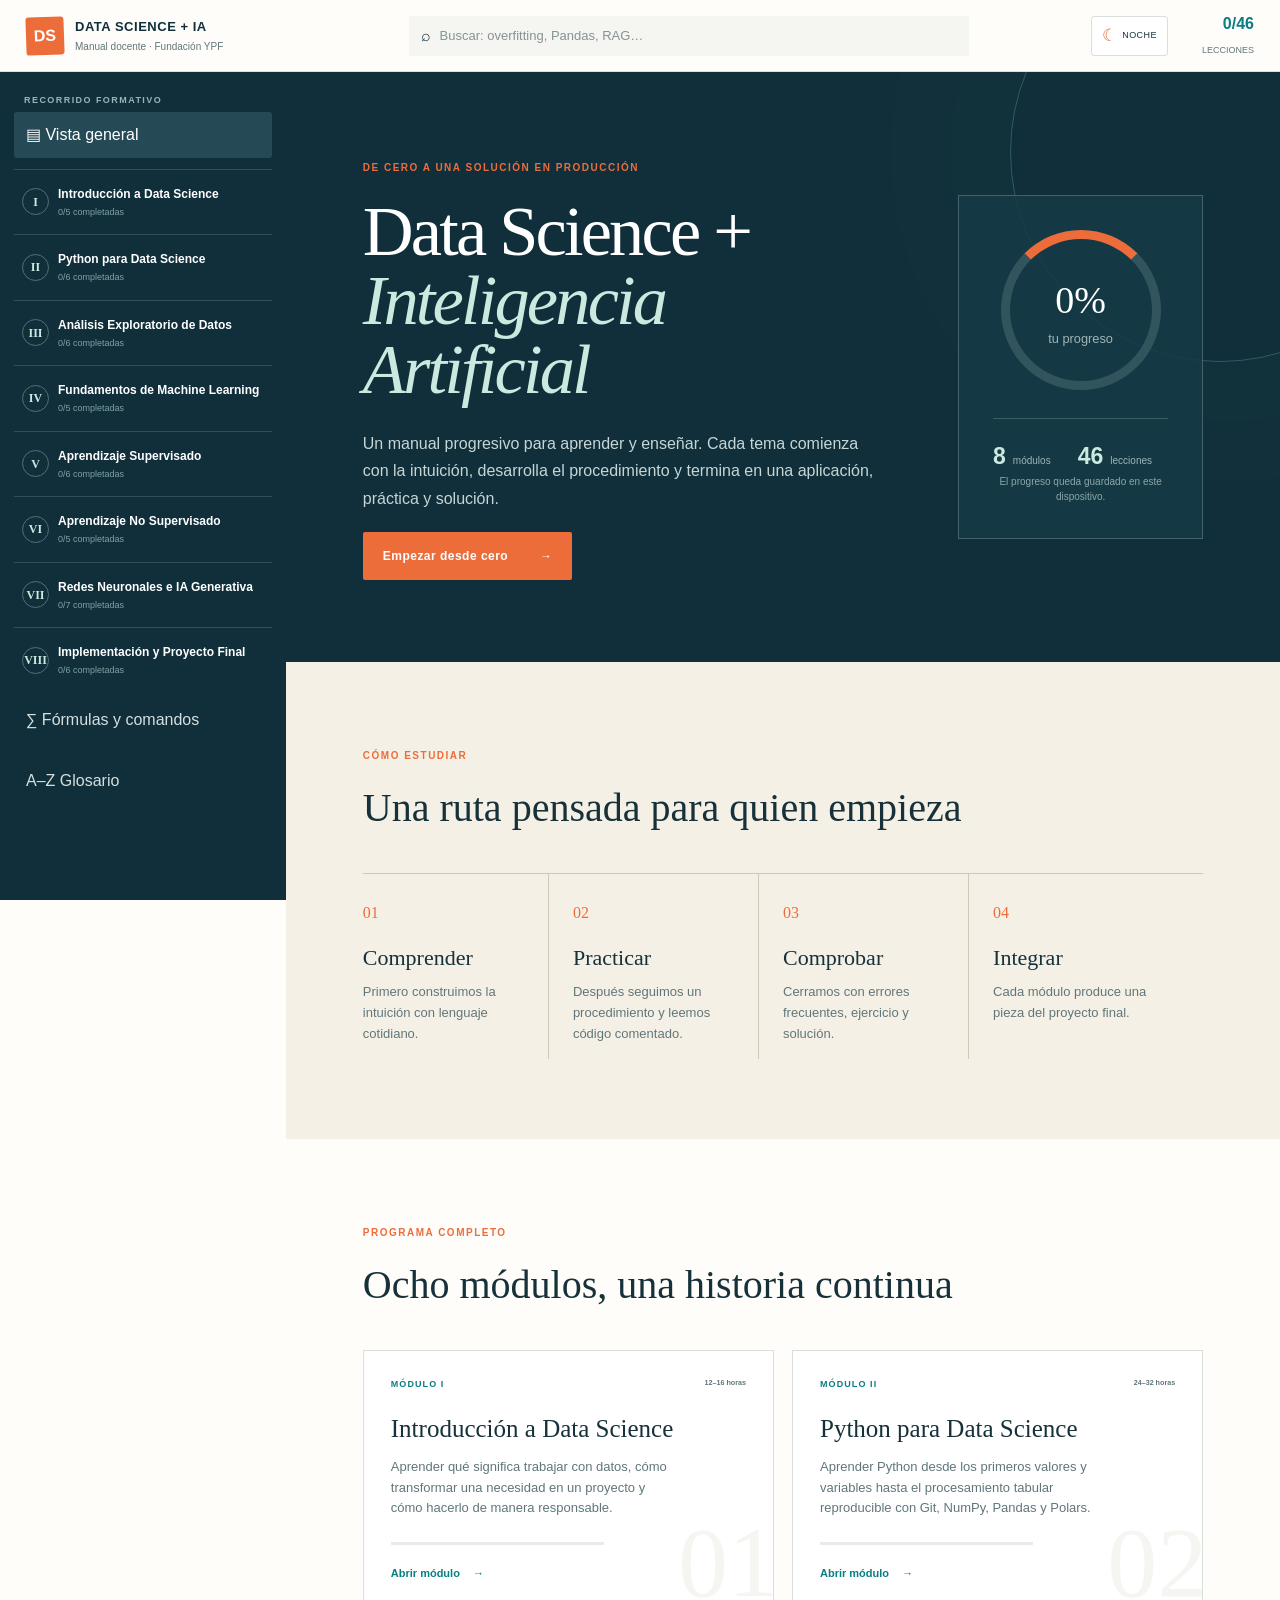
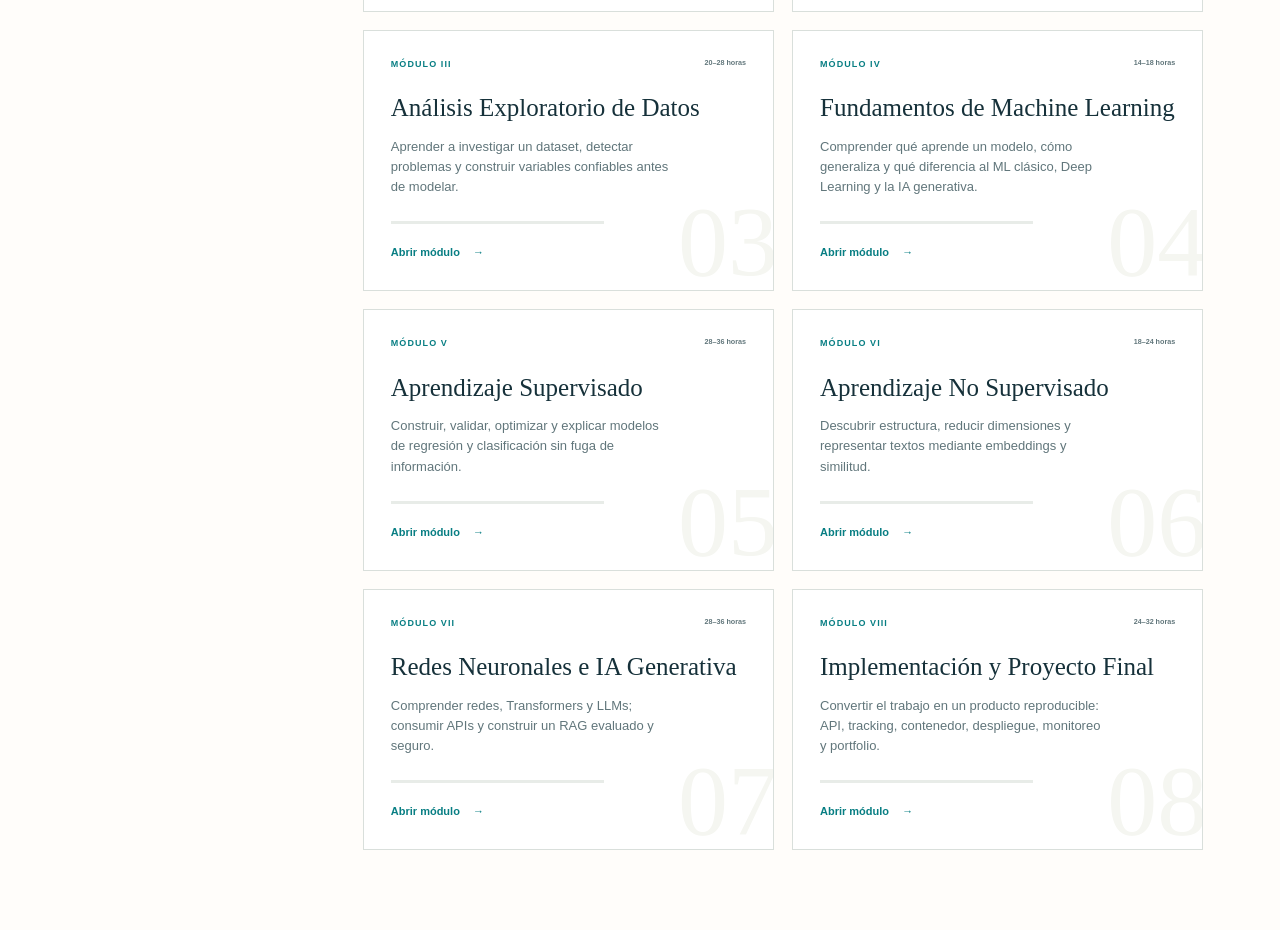
<file: index.html>
<!doctype html>
<html lang="es">
  <head>
    <meta charset="UTF-8" />
    <meta name="viewport" content="width=device-width, initial-scale=1.0" />
    <meta name="description" content="Manual docente de Data Science, Python, Machine Learning, IA generativa, RAG y MLOps." />
    <meta name="theme-color" content="#102f3b" />
    <link rel="icon" href="./favicon.svg" />
    <title>Data Science + IA | Manual docente</title>
    <script type="module" crossorigin src="./assets/index-R0XFLvsF.js"></script>
    <link rel="stylesheet" crossorigin href="./assets/index-BePBdYKH.css">
  </head>
  <body>
    <div id="root"></div>
  </body>
</html>
</file>
<file: assets/index-BePBdYKH.css>
/*! tailwindcss v4.2.1 | MIT License | https://tailwindcss.com */
@layer properties{@supports (((-webkit-hyphens:none)) and (not (margin-trim:inline))) or ((-moz-orient:inline) and (not (color:rgb(from red r g b)))){*,:before,:after,::backdrop{--tw-ordinal:initial;--tw-slashed-zero:initial;--tw-numeric-figure:initial;--tw-numeric-spacing:initial;--tw-numeric-fraction:initial;--tw-shadow:0 0 #0000;--tw-shadow-color:initial;--tw-shadow-alpha:100%;--tw-inset-shadow:0 0 #0000;--tw-inset-shadow-color:initial;--tw-inset-shadow-alpha:100%;--tw-ring-color:initial;--tw-ring-shadow:0 0 #0000;--tw-inset-ring-color:initial;--tw-inset-ring-shadow:0 0 #0000;--tw-ring-inset:initial;--tw-ring-offset-width:0px;--tw-ring-offset-color:#fff;--tw-ring-offset-shadow:0 0 #0000}}}@layer theme{:root,:host{--font-sans:ui-sans-serif, system-ui, sans-serif, "Apple Color Emoji", "Segoe UI Emoji", "Segoe UI Symbol", "Noto Color Emoji";--font-mono:ui-monospace, SFMono-Regular, Menlo, Monaco, Consolas, "Liberation Mono", "Courier New", monospace;--spacing:.25rem;--default-font-family:var(--font-sans);--default-mono-font-family:var(--font-mono)}}@layer base{*,:after,:before,::backdrop{box-sizing:border-box;border:0 solid;margin:0;padding:0}::file-selector-button{box-sizing:border-box;border:0 solid;margin:0;padding:0}html,:host{-webkit-text-size-adjust:100%;tab-size:4;line-height:1.5;font-family:var(--default-font-family,ui-sans-serif, system-ui, sans-serif, "Apple Color Emoji", "Segoe UI Emoji", "Segoe UI Symbol", "Noto Color Emoji");font-feature-settings:var(--default-font-feature-settings,normal);font-variation-settings:var(--default-font-variation-settings,normal);-webkit-tap-highlight-color:transparent}hr{height:0;color:inherit;border-top-width:1px}abbr:where([title]){-webkit-text-decoration:underline dotted;text-decoration:underline dotted}h1,h2,h3,h4,h5,h6{font-size:inherit;font-weight:inherit}a{color:inherit;-webkit-text-decoration:inherit;-webkit-text-decoration:inherit;-webkit-text-decoration:inherit;-webkit-text-decoration:inherit;text-decoration:inherit}b,strong{font-weight:bolder}code,kbd,samp,pre{font-family:var(--default-mono-font-family,ui-monospace, SFMono-Regular, Menlo, Monaco, Consolas, "Liberation Mono", "Courier New", monospace);font-feature-settings:var(--default-mono-font-feature-settings,normal);font-variation-settings:var(--default-mono-font-variation-settings,normal);font-size:1em}small{font-size:80%}sub,sup{vertical-align:baseline;font-size:75%;line-height:0;position:relative}sub{bottom:-.25em}sup{top:-.5em}table{text-indent:0;border-color:inherit;border-collapse:collapse}:-moz-focusring{outline:auto}progress{vertical-align:baseline}summary{display:list-item}ol,ul,menu{list-style:none}img,svg,video,canvas,audio,iframe,embed,object{vertical-align:middle;display:block}img,video{max-width:100%;height:auto}button,input,select,optgroup,textarea{font:inherit;font-feature-settings:inherit;font-variation-settings:inherit;letter-spacing:inherit;color:inherit;opacity:1;background-color:#0000;border-radius:0}::file-selector-button{font:inherit;font-feature-settings:inherit;font-variation-settings:inherit;letter-spacing:inherit;color:inherit;opacity:1;background-color:#0000;border-radius:0}:where(select:is([multiple],[size])) optgroup{font-weight:bolder}:where(select:is([multiple],[size])) optgroup option{padding-inline-start:20px}::file-selector-button{margin-inline-end:4px}::placeholder{opacity:1}@supports (not ((-webkit-appearance:-apple-pay-button))) or (contain-intrinsic-size:1px){::placeholder{color:currentColor}@supports (color:color-mix(in lab, red, red)){::placeholder{color:color-mix(in oklab, currentcolor 50%, transparent)}}}textarea{resize:vertical}::-webkit-search-decoration{-webkit-appearance:none}::-webkit-date-and-time-value{min-height:1lh;text-align:inherit}::-webkit-datetime-edit{display:inline-flex}::-webkit-datetime-edit-fields-wrapper{padding:0}::-webkit-datetime-edit{padding-block:0}::-webkit-datetime-edit-year-field{padding-block:0}::-webkit-datetime-edit-month-field{padding-block:0}::-webkit-datetime-edit-day-field{padding-block:0}::-webkit-datetime-edit-hour-field{padding-block:0}::-webkit-datetime-edit-minute-field{padding-block:0}::-webkit-datetime-edit-second-field{padding-block:0}::-webkit-datetime-edit-millisecond-field{padding-block:0}::-webkit-datetime-edit-meridiem-field{padding-block:0}::-webkit-calendar-picker-indicator{line-height:1}:-moz-ui-invalid{box-shadow:none}button,input:where([type=button],[type=reset],[type=submit]){appearance:button}::file-selector-button{appearance:button}::-webkit-inner-spin-button{height:auto}::-webkit-outer-spin-button{height:auto}[hidden]:where(:not([hidden=until-found])){display:none!important}}@layer components;@layer utilities{.relative{position:relative}.start{inset-inline-start:var(--spacing)}.top-5{top:calc(var(--spacing) * 5)}.table{display:table}.ordinal{--tw-ordinal:ordinal;font-variant-numeric:var(--tw-ordinal,) var(--tw-slashed-zero,) var(--tw-numeric-figure,) var(--tw-numeric-spacing,) var(--tw-numeric-fraction,)}.shadow\/canary\.{--tw-shadow:0 1px 3px 0 var(--tw-shadow-color,#0000001a), 0 1px 2px -1px var(--tw-shadow-color,#0000001a);box-shadow:var(--tw-inset-shadow), var(--tw-inset-ring-shadow), var(--tw-ring-offset-shadow), var(--tw-ring-shadow), var(--tw-shadow)}}:root{--navy:#102f3b;--navy-2:#173f4c;--teal:#087e83;--mint:#cce9df;--cream:#f5f0e6;--paper:#fffdfa;--ink:#16313a;--muted:#61767b;--line:#d9dfdb;--orange:#ed6d3a;--yellow:#f0c356;--sidebar:286px;--surface:#fff;--soft:#f5f6f1;--code-bg:#102f3b;--shadow:#173d3d10;--lightningcss-light:initial;--lightningcss-dark: ;color-scheme:light}:root[data-theme=dark]{--navy:#d8eff0;--navy-2:#122a34;--teal:#5cc5c4;--mint:#254b49;--cream:#15252b;--paper:#0d181d;--ink:#e4eeee;--muted:#9fb3b6;--line:#294047;--orange:#ff8655;--yellow:#e1b44d;--surface:#122229;--soft:#14262c;--code-bg:#071218;--shadow:#00000038;--lightningcss-light: ;--lightningcss-dark:initial;color-scheme:dark}*{box-sizing:border-box}html{scroll-behavior:smooth}body{background:var(--paper);color:var(--ink);margin:0;font-family:Arial,Helvetica,sans-serif}button,input{font:inherit}button{cursor:pointer}.app-shell{min-height:100vh}.topbar{z-index:50;background:var(--paper);border-bottom:1px solid var(--line);align-items:center;gap:22px;height:72px;padding:0 26px;transition:background .2s,color .2s;display:flex;position:fixed;top:0;left:0;right:0}.brand{color:var(--navy);text-align:left;background:0 0;border:0;align-items:center;gap:11px;min-width:260px;display:flex}.brand-mark{background:var(--orange);color:#fff;border-radius:3px;place-items:center;width:38px;height:38px;font-weight:900;display:grid;transform:rotate(-2deg)}.brand b{letter-spacing:.04em;font-size:13px;display:block}.brand small{color:var(--muted);margin-top:2px;font-size:10px;display:block}.search-wrap{background:var(--soft);border-radius:3px;flex:1;align-items:center;gap:9px;max-width:560px;height:40px;margin:auto;padding:0 12px;display:flex;position:relative}.search-wrap input{width:100%;color:var(--ink);background:0 0;border:0;outline:0;font-size:13px}.search-wrap>button{background:0 0;border:0;font-size:20px}.search-results{background:var(--surface);box-shadow:0 15px 40px var(--shadow);border:1px solid var(--line);max-height:420px;padding:7px;position:absolute;top:45px;left:0;right:0;overflow:auto}.search-results button{background:var(--surface);text-align:left;width:100%;color:var(--ink);border:0;flex-direction:column;padding:11px;display:flex}.search-results button:hover{background:var(--cream)}.search-results small{color:var(--teal);letter-spacing:.08em;font-size:9px}.search-results b{margin-top:3px;font-size:13px}.search-results p{color:var(--muted);padding:10px;font-size:13px}.progress-mini{text-align:right;min-width:64px}.progress-mini b{color:var(--teal);display:block}.progress-mini span{color:var(--muted);text-transform:uppercase;font-size:9px}.theme-toggle{border:1px solid var(--line);background:var(--surface);color:var(--ink);border-radius:3px;align-items:center;gap:5px;height:40px;padding:0 10px;display:flex}.theme-toggle span{color:var(--orange);font-size:17px}.theme-toggle small{text-transform:uppercase;letter-spacing:.05em;font-size:9px}.sidebar{width:var(--sidebar);background:var(--navy);color:#fff;z-index:40;padding:22px 14px 30px;position:fixed;top:72px;bottom:0;left:0;overflow-y:auto}.sidebar-head{justify-content:space-between;align-items:center;padding:0 10px;display:flex}.sidebar-head p{color:#98b4b6;letter-spacing:.16em;font-size:9px;font-weight:700}.nav-home{color:#d5e0de;text-align:left;background:0 0;border:0;border-radius:3px;width:100%;margin:4px 0 11px;padding:11px 12px}.nav-home.active,.nav-home:hover{color:#fff;background:#254a55}.sidebar details{border-top:1px solid #2f5059;padding:4px 0}.sidebar summary{cursor:pointer;align-items:center;gap:9px;padding:11px 8px;font-size:12px;font-weight:700;list-style:none;display:flex}.sidebar summary::-webkit-details-marker{display:none}.sidebar summary small{color:#7fa1a4;margin-top:3px;font-size:9px;font-weight:400;display:block}.module-num{width:27px;height:27px;color:var(--mint);border:1px solid #4e7278;border-radius:50%;flex:none;place-items:center;font-family:Georgia,serif;display:grid}.sidebar details button{color:#adc3c3;text-align:left;background:0 0;border:0;align-items:flex-start;gap:8px;width:100%;padding:8px 8px 8px 16px;font-size:11px;line-height:1.35;display:flex}.sidebar details button.active{color:#fff;background:#234d58;border-radius:3px}.lesson-dot{border:1px solid #607e83;border-radius:50%;flex:none;place-items:center;width:15px;height:15px;margin-top:0;font-size:9px;display:grid}.lesson-dot.done{background:var(--mint);color:var(--navy);border-color:var(--mint)}main{margin-left:var(--sidebar);min-height:100vh;padding-top:72px}.hero{background:var(--navy);color:#fff;grid-template-columns:1.5fr .7fr;align-items:center;gap:70px;min-height:590px;padding:74px max(6vw,60px);display:grid;position:relative;overflow:hidden}.hero:after{content:"";border:1px solid #315a64;border-radius:50%;width:420px;height:420px;position:absolute;top:-130px;right:-150px;box-shadow:0 0 0 60px #173b4518,0 0 0 120px #173b4518}.eyebrow,.section-kicker,.box-label{color:var(--orange);letter-spacing:.15em;font-size:10px;font-weight:800}.hero h1{letter-spacing:-.04em;margin:19px 0 26px;font-family:Georgia,Times New Roman,serif;font-size:clamp(44px,5.5vw,76px);font-weight:400;line-height:.98}.hero h1 em{color:var(--mint);font-style:italic}.hero-copy>p{color:#c7d6d5;max-width:660px;font-size:16px;line-height:1.7}.primary{background:var(--orange);color:#fff;letter-spacing:.04em;border:0;border-radius:2px;margin-top:20px;padding:15px 20px;font-size:12px;font-weight:700}.primary span{margin-left:28px}.hero-card{z-index:1;text-align:center;background:#163b46d9;border:1px solid #42636b;padding:34px}.orb{border:9px solid #31545d;border-top-color:var(--orange);border-radius:50%;flex-direction:column;justify-content:center;width:160px;height:160px;margin:0 auto 28px;display:flex}.orb span{font-family:Georgia,serif;font-size:38px}.orb small{color:#9db5b7}.stat-row{border-top:1px solid #3a5e66;grid-template-columns:auto 1fr auto 1fr;align-items:baseline;gap:7px;padding-top:20px;display:grid}.stat-row b{color:var(--mint);font-size:23px}.stat-row span{text-align:left;color:#9db5b7;font-size:10px}.hero-card>p{color:#8ca6a9;font-size:10px}.how,.roadmap{padding:80px max(6vw,60px)}.how{background:var(--cream)}.how h2,.roadmap h2{margin:12px 0 35px;font-family:Georgia,serif;font-size:40px;font-weight:400}.how-grid{border-top:1px solid #cfc8bb;grid-template-columns:repeat(4,1fr);display:grid}.how-grid article{border-right:1px solid #cfc8bb;margin-right:24px;padding:27px 24px 15px 0}.how-grid article:last-child{border:0}.how-grid article>span{color:var(--orange);font-family:Georgia,serif}.how-grid h3{margin:16px 0 8px;font-family:Georgia,serif;font-size:22px}.how-grid p{color:var(--muted);font-size:13px;line-height:1.6}.roadmap{background:var(--paper)}.module-grid{grid-template-columns:repeat(2,1fr);gap:18px;display:grid}.module-card{border:1px solid var(--line);background:var(--surface);min-height:260px;padding:27px;transition:transform .2s,box-shadow .2s;position:relative;overflow:hidden}.module-card:hover{box-shadow:0 12px 30px var(--shadow);transform:translateY(-3px)}.module-top{letter-spacing:.12em;color:var(--teal);justify-content:space-between;font-size:9px;font-weight:700;display:flex}.module-top small{color:var(--muted);letter-spacing:0}.module-card h3{margin:18px 0 10px;font-family:Georgia,serif;font-size:25px;font-weight:400}.module-card p{color:var(--muted);max-width:80%;font-size:13px;line-height:1.55}.module-card .bar{background:#e8ece8;width:60%;height:3px;margin:24px 0 15px}.module-card .bar i{background:var(--orange);height:100%;display:block}.module-card button{color:var(--teal);background:0 0;border:0;padding:0;font-size:11px;font-weight:700}.module-card button span{margin-left:10px}.card-index{color:var(--soft);z-index:0;font-family:Georgia,serif;font-size:100px;position:absolute;bottom:-27px;right:-5px}.lesson-page{max-width:940px;margin:auto;padding:64px 54px 100px}.lesson-header{border-bottom:1px solid var(--line);padding:52px 0 55px}.lesson-header h1{letter-spacing:-.035em;color:var(--navy);margin:18px 0 22px;font-family:Georgia,serif;font-size:clamp(42px,5vw,67px);font-weight:400;line-height:1.05}.lesson-header>p{color:#4f676c;max-width:820px;font-family:Georgia,serif;font-size:20px;line-height:1.65}.lesson-meta{color:#829397;text-transform:uppercase;letter-spacing:.08em;gap:10px;margin-top:24px;font-size:10px;display:flex}.content-section{border-bottom:1px solid var(--line);padding:48px 0}.content-section>h2,.example-box h2,.warning-box h2,.practice-box h2,.completion h2{color:var(--navy);margin:0 0 12px;font-family:Georgia,serif;font-size:32px;font-weight:400}.lead{color:var(--muted);line-height:1.65}.concept-grid{grid-template-columns:1fr 1fr;gap:12px;margin-top:25px;display:grid}.concept{border-left:3px solid var(--mint);background:var(--soft);padding:19px 20px}.concept h3{margin:0 0 7px;font-family:Georgia,serif;font-size:18px}.concept p{color:var(--muted);margin:0;font-size:13px;line-height:1.55}.steps{margin:25px 0 0;padding:0;list-style:none}.steps li{border-top:1px solid var(--line);grid-template-columns:52px 1fr;align-items:start;padding:16px 0;display:grid}.steps li>span{color:var(--orange);font-family:Georgia,serif;font-size:18px}.steps p{margin:0;line-height:1.6}.example-box{background:var(--mint);margin:44px 0;padding:35px 40px;position:relative}.example-box:before{content:"";background:var(--teal);width:5px;position:absolute;top:0;bottom:0;left:0}.example-box h2{margin-top:9px}.example-box p{margin-bottom:0;line-height:1.7}.code-heading{justify-content:space-between;align-items:end;margin-bottom:20px;display:flex}.code-heading h2{margin:8px 0 0;font-family:Georgia,serif;font-size:32px;font-weight:400}.code-badge{background:var(--navy);color:var(--mint);padding:7px 9px;font-size:10px}pre{white-space:pre-wrap;overflow-wrap:anywhere}.code-section>pre{background:var(--code-bg);color:#e8f2ec;border-left:5px solid var(--orange);padding:28px;font:12px/1.75 Consolas,monospace;overflow-x:auto}.code-notes{grid-template-columns:1fr 1fr;gap:8px 20px;margin-top:20px;display:grid}.code-notes p{color:var(--muted);gap:10px;margin:0;font-size:12px;line-height:1.5;display:flex}.code-notes b{background:var(--cream);width:22px;height:22px;color:var(--orange);border-radius:50%;flex:none;place-items:center;display:grid}.chips{flex-wrap:wrap;gap:8px;margin-top:20px;display:flex}.chips span{color:var(--teal);border:1px solid #aac7c1;padding:8px 12px;font-size:12px}.warning-box{background:#fff7e8;border:1px solid #efd29a;grid-template-columns:42px 1fr;gap:18px;margin:44px 0;padding:30px 35px;display:grid}.warning-icon{background:var(--yellow);width:36px;height:36px;color:var(--navy);border-radius:50%;place-items:center;font-weight:700;display:grid}.warning-box ul{color:#635849;padding-left:19px;line-height:1.7}.practice-box{background:var(--navy);color:#fff;margin:54px 0;padding:36px 40px}.practice-head{align-items:center;gap:15px;display:flex}.practice-head>span{color:var(--mint);font-size:27px}.practice-box h2{color:#fff;margin:6px 0}.practice-box>p{color:#cbd8d7;font-family:Georgia,serif;font-size:18px;line-height:1.7}.practice-box>button{color:#fff;background:0 0;border:1px solid #729095;padding:10px 13px;font-size:11px}.answer{color:var(--ink);background:#fffdfa;margin-top:20px;padding:20px}.answer pre{font-family:Consolas,monospace;font-size:12px;line-height:1.6}.answer small{color:var(--muted)}.completion{background:var(--cream);justify-content:space-between;align-items:center;gap:30px;padding:35px;display:flex}.completion h2{margin-top:7px;font-size:25px}.completion p{color:var(--muted);max-width:520px;font-size:12px;line-height:1.5}.completion button{background:var(--orange);color:#fff;border:0;flex:none;padding:13px 16px;font-size:11px;font-weight:700}.completion button.completed{background:var(--teal)}.lesson-nav{grid-template-columns:1fr 1fr;gap:15px;padding-top:35px;display:grid}.lesson-nav button{text-align:left;color:var(--ink);background:0 0;border:0;padding:12px 0}.lesson-nav button.next{text-align:right}.lesson-nav span{color:var(--orange);text-transform:uppercase;margin-bottom:5px;font-size:10px;display:block}.lesson-nav b{font-family:Georgia,serif;font-size:15px;font-weight:400}.glossary-list{padding:30px 0}.glossary-list>div{border-top:1px solid var(--line);grid-template-columns:220px 1fr;padding:22px 0;display:grid}.glossary-list h2{margin:0;font-family:Georgia,serif;font-size:22px}.glossary-list p{color:var(--muted);margin:0;line-height:1.6}.reference-jump{z-index:10;background:var(--paper);border-bottom:1px solid var(--line);flex-wrap:wrap;gap:6px;padding:14px 0;display:flex;position:sticky;top:72px}.reference-jump button{border:1px solid var(--line);background:var(--surface);color:var(--muted);padding:8px 11px;font-size:10px;font-weight:700}.reference-jump button.active{background:var(--teal);color:#fff;border-color:var(--teal)}.deep-block{max-width:800px;margin-top:30px}.deep-block h3{margin-bottom:10px;font-family:Georgia,serif;font-size:24px;font-weight:400}.deep-block p{color:var(--muted);font-size:15px;line-height:1.8}.formula-list{gap:16px;margin-top:25px;display:grid}.formula-card{border:1px solid var(--line);background:var(--surface);padding:25px}.formula-card h3{margin:0 0 14px;font-family:Georgia,serif;font-size:22px;font-weight:400}.formula{background:var(--code-bg);color:#d8f1eb;border-left:4px solid var(--orange);padding:19px;font:17px/1.5 Georgia,serif;overflow-x:auto}.formula-card>p{color:var(--muted);line-height:1.65}.formula-card h4{color:var(--teal);text-transform:uppercase;letter-spacing:.1em;margin:18px 0 8px;font-size:10px}.formula-card ul{color:var(--muted);flex-wrap:wrap;gap:6px 20px;padding:0;font-size:12px;list-style:none;display:flex}.formula-example{background:var(--cream);margin-top:18px;padding:13px 15px;font-size:13px;line-height:1.55}.command-list{gap:12px;margin-top:25px;display:grid}.command-card{border:1px solid var(--line);background:var(--surface);padding:20px}.command-card>div:first-child{background:var(--code-bg);color:#d8f1eb;justify-content:space-between;align-items:center;gap:15px;padding:13px 15px;display:flex}.command-card code{overflow-wrap:anywhere;font-family:Consolas,monospace}.command-card button{color:#d8f1eb;background:0 0;border:1px solid #47626a;padding:5px 8px;font-size:9px}.command-card h3{margin:16px 0 6px;font-family:Georgia,serif;font-size:19px;font-weight:400}.command-card p{color:var(--muted);margin:0 0 9px;font-size:13px;line-height:1.55}.command-card small{color:var(--muted)}.command-card small code{color:var(--teal)}.icon-button{color:inherit;background:0 0;border:0;font-size:20px}.mobile-only{display:none}@media (width<=900px){.mobile-only{display:block}.topbar{gap:10px;padding:0 14px}.brand{min-width:auto}.brand>span:last-child,.progress-mini,.theme-toggle small{display:none}.search-wrap{margin:0}.sidebar{width:300px;transition:transform .25s;transform:translate(-100%);box-shadow:8px 0 30px #071f2766}.sidebar.open{transform:translate(0)}main{margin-left:0}.hero{grid-template-columns:1fr;padding:55px 28px}.hero-card{display:none}.how,.roadmap{padding:55px 28px}.how-grid{grid-template-columns:1fr 1fr}.module-grid{grid-template-columns:1fr}}@media (width<=600px){.hero{min-height:520px}.hero h1{font-size:46px}.how-grid{grid-template-columns:1fr}.how-grid article{border-bottom:1px solid #cfc8bb;border-right:0}.lesson-page{padding:28px 20px 70px}.lesson-header{padding:35px 0}.lesson-header h1{font-size:42px}.lesson-header>p{font-size:17px}.concept-grid,.code-notes{grid-template-columns:1fr}.example-box,.practice-box{padding:28px 24px}.warning-box{grid-template-columns:1fr;padding:24px 20px}.completion{flex-direction:column;align-items:flex-start}.glossary-list>div{grid-template-columns:1fr;gap:7px}.lesson-nav b{font-size:12px}.reference-jump{flex-wrap:nowrap;top:72px;overflow-x:auto}.reference-jump button{flex:none}}:root[data-theme=dark] .hero,:root[data-theme=dark] .sidebar{background:#07161c}:root[data-theme=dark] .hero-card{background:#102b34e6}:root[data-theme=dark] .example-box{background:#173b3a}:root[data-theme=dark] .warning-box{background:#322719;border-color:#654d25}:root[data-theme=dark] .warning-box ul{color:#d5c3a7}:root[data-theme=dark] .practice-box{background:#07161c}:root[data-theme=dark] .answer{color:var(--ink);background:#15262d}:root[data-theme=dark] .search-results button:hover{background:var(--cream)}@property --tw-ordinal{syntax:"*";inherits:false}@property --tw-slashed-zero{syntax:"*";inherits:false}@property --tw-numeric-figure{syntax:"*";inherits:false}@property --tw-numeric-spacing{syntax:"*";inherits:false}@property --tw-numeric-fraction{syntax:"*";inherits:false}@property --tw-shadow{syntax:"*";inherits:false;initial-value:0 0 #0000}@property --tw-shadow-color{syntax:"*";inherits:false}@property --tw-shadow-alpha{syntax:"<percentage>";inherits:false;initial-value:100%}@property --tw-inset-shadow{syntax:"*";inherits:false;initial-value:0 0 #0000}@property --tw-inset-shadow-color{syntax:"*";inherits:false}@property --tw-inset-shadow-alpha{syntax:"<percentage>";inherits:false;initial-value:100%}@property --tw-ring-color{syntax:"*";inherits:false}@property --tw-ring-shadow{syntax:"*";inherits:false;initial-value:0 0 #0000}@property --tw-inset-ring-color{syntax:"*";inherits:false}@property --tw-inset-ring-shadow{syntax:"*";inherits:false;initial-value:0 0 #0000}@property --tw-ring-inset{syntax:"*";inherits:false}@property --tw-ring-offset-width{syntax:"<length>";inherits:false;initial-value:0}@property --tw-ring-offset-color{syntax:"*";inherits:false;initial-value:#fff}@property --tw-ring-offset-shadow{syntax:"*";inherits:false;initial-value:0 0 #0000}
</file>
